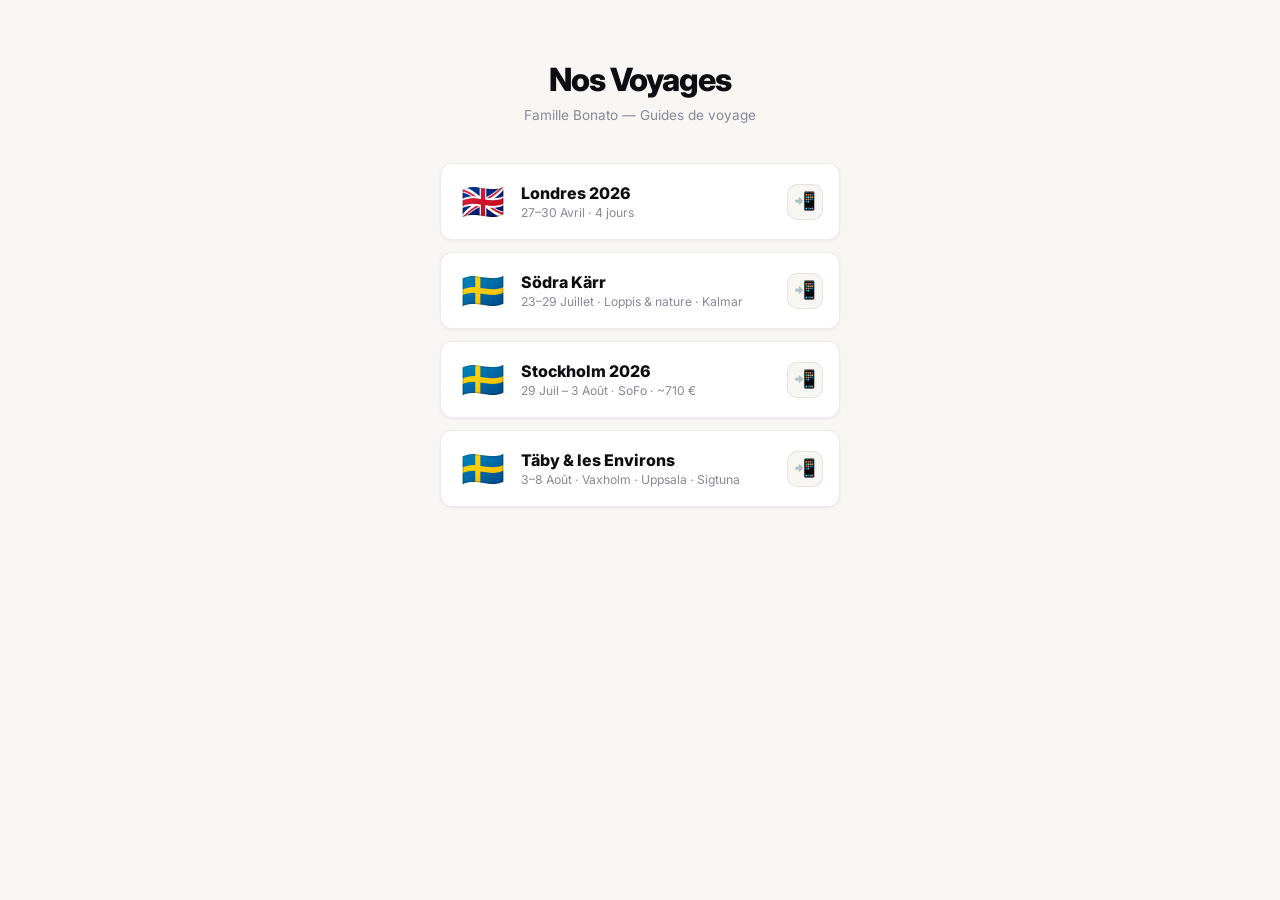
<file: index.html>
<!DOCTYPE html>
<html lang="fr">
<head>
<meta charset="UTF-8">
<meta name="viewport" content="width=device-width, initial-scale=1.0, maximum-scale=1.0">
<meta name="robots" content="noindex, nofollow">
<title>Voyages — Famille Bonato</title>
<meta name="apple-mobile-web-app-capable" content="yes">
<meta name="apple-mobile-web-app-status-bar-style" content="black-translucent">
<link rel="stylesheet" href="framework/style.css"/>
<style>
  .trip-card { position: relative; }
  .trip-card-content { display: flex; align-items: center; gap: 16px; flex: 1; min-width: 0; }
  .a2hs-btn {
    flex: 0 0 auto; width: 36px; height: 36px;
    display: flex; align-items: center; justify-content: center;
    background: var(--paper); border: 1.5px solid var(--border);
    border-radius: 10px; font-size: 1.1rem; cursor: pointer;
    transition: background 0.15s, transform 0.1s;
    -webkit-tap-highlight-color: transparent;
    text-decoration: none;
  }
  .a2hs-btn:active { transform: scale(0.9); background: var(--border); }

  /* Modal overlay */
  .a2hs-modal {
    display: none; position: fixed; inset: 0; z-index: 9999;
    background: rgba(0,0,0,0.55); backdrop-filter: blur(4px);
    align-items: flex-end; justify-content: center;
  }
  .a2hs-modal.open { display: flex; }
  .a2hs-sheet {
    background: var(--white); border-radius: 20px 20px 0 0;
    padding: 28px 24px 40px; width: 100%; max-width: 420px;
    animation: slideUp 0.3s ease-out;
  }
  @keyframes slideUp { from { transform: translateY(100%); } to { transform: translateY(0); } }
  .a2hs-sheet h3 { font-size: 1.1rem; font-weight: 800; margin-bottom: 20px; text-align: center; }
  .a2hs-step {
    display: flex; align-items: flex-start; gap: 14px;
    padding: 12px 0; border-bottom: 1px solid var(--border);
  }
  .a2hs-step:last-child { border-bottom: none; }
  .a2hs-num {
    flex: 0 0 28px; height: 28px; border-radius: 50%;
    background: var(--ink); color: white;
    display: flex; align-items: center; justify-content: center;
    font-size: 0.75rem; font-weight: 800;
  }
  .a2hs-step p { font-size: 0.85rem; color: var(--ink-2); line-height: 1.5; padding-top: 3px; }
  .a2hs-step .ios-icon {
    display: inline-block; width: 22px; height: 22px; vertical-align: middle;
    background: var(--paper); border: 1px solid var(--border); border-radius: 5px;
    text-align: center; line-height: 22px; font-size: 14px;
  }
  .a2hs-close {
    display: block; width: 100%; margin-top: 16px; padding: 14px;
    background: var(--ink); color: white; border: none; border-radius: 12px;
    font-size: 0.9rem; font-weight: 700; cursor: pointer;
  }
  .a2hs-close:active { opacity: 0.8; }
</style>
</head>
<body>
<div class="landing">
  <h1>Nos Voyages</h1>
  <p class="landing-sub">Famille Bonato — Guides de voyage</p>
  <div class="trip-grid">
    <div class="trip-card">
      <a href="trips/londres-2026/index.html" class="trip-card-content">
        <span class="trip-flag">🇬🇧</span>
        <div>
          <h2>Londres 2026</h2>
          <p>27–30 Avril · 4 jours</p>
        </div>
      </a>
      <button class="a2hs-btn" onclick="event.stopPropagation();showA2HS('Londres 2026','trips/londres-2026/index.html')">📲</button>
    </div>
    <div class="trip-card">
      <a href="trips/sodra-karr-2026/index.html" class="trip-card-content">
        <span class="trip-flag">🇸🇪</span>
        <div>
          <h2>Södra Kärr</h2>
          <p>23–29 Juillet · Loppis & nature · Kalmar</p>
        </div>
      </a>
      <button class="a2hs-btn" onclick="event.stopPropagation();showA2HS('Södra Kärr','trips/sodra-karr-2026/index.html')">📲</button>
    </div>
    <div class="trip-card">
      <a href="trips/stockholm-2026-budget/index.html" class="trip-card-content">
        <span class="trip-flag">🇸🇪</span>
        <div>
          <h2>Stockholm 2026</h2>
          <p>29 Juil – 3 Août · SoFo · ~710 €</p>
        </div>
      </a>
      <button class="a2hs-btn" onclick="event.stopPropagation();showA2HS('Stockholm 2026','trips/stockholm-2026-budget/index.html')">📲</button>
    </div>
    <div class="trip-card">
      <a href="trips/taby-2026/index.html" class="trip-card-content">
        <span class="trip-flag">🇸🇪</span>
        <div>
          <h2>Täby & les Environs</h2>
          <p>3–8 Août · Vaxholm · Uppsala · Sigtuna</p>
        </div>
      </a>
      <button class="a2hs-btn" onclick="event.stopPropagation();showA2HS('Täby','trips/taby-2026/index.html')">📲</button>
    </div>
  </div>
</div>

<!-- Add to Home Screen modal -->
<div class="a2hs-modal" id="a2hs-modal" onclick="closeA2HS()">
  <div class="a2hs-sheet" onclick="event.stopPropagation()">
    <h3 id="a2hs-title">Ajouter à l'écran d'accueil</h3>
    <div class="a2hs-step">
      <div class="a2hs-num">1</div>
      <p>Ouvrir d'abord le guide :<br><a id="a2hs-link" href="#" style="color:var(--amber);font-weight:700">Ouvrir le guide</a></p>
    </div>
    <div class="a2hs-step">
      <div class="a2hs-num">2</div>
      <p>Appuyer sur <span class="ios-icon">&#xFEFF;<svg width="14" height="14" viewBox="0 0 24 24" fill="none" stroke="currentColor" stroke-width="2.5" stroke-linecap="round" stroke-linejoin="round"><path d="M4 12v8a2 2 0 002 2h12a2 2 0 002-2v-8"/><polyline points="16 6 12 2 8 6"/><line x1="12" y1="2" x2="12" y2="15"/></svg></span> (partager) en bas de Safari</p>
    </div>
    <div class="a2hs-step">
      <div class="a2hs-num">3</div>
      <p>Faire défiler et appuyer sur<br><b>« Sur l'écran d'accueil »</b></p>
    </div>
    <button class="a2hs-close" onclick="closeA2HS()">Compris !</button>
  </div>
</div>

<script>
function showA2HS(name, url) {
  document.getElementById('a2hs-title').textContent = name;
  document.getElementById('a2hs-link').href = url;
  document.getElementById('a2hs-link').textContent = 'Ouvrir ' + name;
  document.getElementById('a2hs-modal').classList.add('open');
}
function closeA2HS() {
  document.getElementById('a2hs-modal').classList.remove('open');
}
</script>
</body>
</html>
</file>
<file: framework/style.css>
/* ============================================================
   DESIGN SYSTEM — Travel Guide Framework (Brut Edition)
   ============================================================ */
@import url('https://fonts.googleapis.com/css2?family=Inter:wght@400;600;700;800;900&display=swap');

:root {
  --ink:       #0D0D12;
  --ink-2:     #3A3A4A;
  --ink-3:     #888898;
  --paper:     #F7F6F2;
  --white:     #FFFFFF;
  --border:    rgba(0,0,0,0.08);

  /* Accents per day */
  --amber:     #F59E0B;
  --amber-bg:  #FFFBEB;
  --coral:     #F97316;
  --coral-bg:  #FFF7ED;
  --violet:    #7C3AED;
  --violet-bg: #F5F3FF;
  --teal:      #0D9488;
  --teal-bg:   #F0FDFA;
  --emerald:   #059669;
  --emerald-bg:#ECFDF5;
  --red:       #EF4444;
  --red-bg:    #FEF2F2;
}

*, *::before, *::after { box-sizing: border-box; margin: 0; padding: 0; }

body {
  font-family: 'Inter', -apple-system, BlinkMacSystemFont, 'Segoe UI', sans-serif;
  background: var(--paper);
  color: var(--ink);
  -webkit-font-smoothing: antialiased;
  overscroll-behavior: none;
}

/* ============================================================
   HERO — Brut
   ============================================================ */
.hero {
  background: var(--ink);
  color: white;
  padding: 24px 20px 20px;
  display: flex; flex-direction: column; gap: 14px;
}
.hero-top {
  display: flex; align-items: flex-end; justify-content: space-between;
}
.hero h1 {
  font-size: 3.5rem; font-weight: 900; letter-spacing: -3.5px; line-height: 0.92;
  color: #fff; text-transform: uppercase;
}
.hero-meta {
  display: flex; flex-direction: column; align-items: flex-end; gap: 3px;
  padding-bottom: 4px;
}
.hero-meta span {
  font-size: 0.625rem; font-weight: 700; color: rgba(255,255,255,0.35);
  letter-spacing: 0.3px;
}
.hero-sub { font-size: 0.875rem; font-weight: 600; color: #fff; letter-spacing: 0.5px; }
/* Legacy — hidden in brut */
.hero-flag { display: none; }
.hero-chips { display: none; }
.chip { display: none; }
.hero::before, .hero::after { display: none; }

/* ============================================================
   STICKY NAV TABS — Brut
   ============================================================ */
/* #app reserves space for the fixed tab bar so the hero isn't hidden under it.
   --tabs-h is measured at runtime (engine.js) and matches the bar height exactly. */
#app { padding-top: var(--tabs-h, 45px); }

.tabs-wrap {
  background: var(--ink);
  border-bottom: 1px solid rgba(255,255,255,0.07);
  /* fixed (not sticky): position: sticky silently falls back to static in
     iOS standalone PWAs with this swipe/View-Transitions setup, letting the bar
     scroll away. fixed pins it to the viewport reliably everywhere. */
  position: fixed; top: 0; left: 0; right: 0; z-index: 200;
  overflow-x: auto; white-space: nowrap;
  scrollbar-width: none;
  padding: 10px 20px;
}
.tabs-wrap::-webkit-scrollbar { display: none; }
.tabs { display: flex; gap: 0; }
.tab {
  flex: 0 0 auto;
  padding: 6px 10px;
  color: rgba(255,255,255,0.3);
  font-size: 0.625rem; font-weight: 800;
  cursor: pointer;
  border-radius: 4px;
  border: none;
  transition: color 0.15s, background 0.15s;
  user-select: none; letter-spacing: 1px;
  text-transform: uppercase;
  -webkit-tap-highlight-color: transparent;
}
.tab.active {
  color: var(--ink);
  background: var(--amber);
}

/* ============================================================
   PAGE SYSTEM — SLIDER
   ============================================================ */
/* scroll-margin-top lets scrollIntoView land content just below the fixed bar. */
.pages-outer { overflow: hidden; scroll-margin-top: var(--tabs-h, 45px); }
.pages-wrap { display: flex; will-change: transform; }
.page { flex: 0 0 100vw; min-width: 0; padding-bottom: 48px; }
.hero { transition: opacity 0.2s; }
.hero.map-mode { opacity: 0; pointer-events: none; height: 0; overflow: hidden; padding: 0; margin: 0; }

/* Fullmap mode — lock body scroll, map fills viewport */
body.fullmap-mode { overflow: hidden; position: fixed; width: 100%; height: 100%; }
body.fullmap-mode .pages-outer { overflow: visible; }
body.fullmap-mode .page { overflow: hidden; }

/* ============================================================
   VIEW TRANSITIONS
   ============================================================ */
::view-transition-old(root) {
  animation: 0.2s ease-out both vt-fade-out;
}
::view-transition-new(root) {
  animation: 0.2s ease-out both vt-fade-in;
}
@keyframes vt-fade-out {
  to { opacity: 0; transform: translateX(-20px); }
}
@keyframes vt-fade-in {
  from { opacity: 0; transform: translateX(20px); }
}
:root.nav-back ::view-transition-old(root) {
  animation-name: vt-fade-out-back;
}
:root.nav-back ::view-transition-new(root) {
  animation-name: vt-fade-in-back;
}
@keyframes vt-fade-out-back {
  to { opacity: 0; transform: translateX(20px); }
}
@keyframes vt-fade-in-back {
  from { opacity: 0; transform: translateX(-20px); }
}

/* ============================================================
   DAY BANNER — Brut
   ============================================================ */
.day-banner {
  padding: 16px 20px 14px;
  background: var(--white);
  border-bottom: 1px solid var(--border);
}
.day-badge {
  display: inline-block;
  font-size: 0.5625rem; font-weight: 800; text-transform: uppercase; letter-spacing: 1.5px;
  color: var(--ink-3); margin-bottom: 8px;
}
.day-banner h2 { font-size: 1.25rem; font-weight: 800; letter-spacing: -0.8px; line-height: 1.15; }
.day-banner p { font-size: 0.75rem; color: var(--ink-3); margin-top: 4px; }

/* Day accent colors — just text color now */
.accent-amber .day-badge  { color: var(--amber); }
.accent-coral .day-badge  { color: var(--coral); }
.accent-violet .day-badge { color: var(--violet); }
.accent-teal   .day-badge { color: var(--teal); }
.accent-emerald .day-badge { color: var(--emerald); }

/* ============================================================
   MAP
   ============================================================ */
.map-wrap { height: 200px; width: 100%; border-bottom: 1px solid var(--border); }
#map-full { height: calc(100dvh - var(--tabs-h, 45px)); width: 100%; }
.has-bottom-bar #map-full { height: calc(100dvh - var(--tabs-h, 45px) - var(--bb-h, 56px)); }
.maplibregl-canvas { outline: none; }

/* ============================================================
   SECTION LABEL
   ============================================================ */
.sec-label {
  font-size: 0.625rem; font-weight: 800; text-transform: uppercase; letter-spacing: 1.2px;
  color: var(--ink-3); padding: 14px 20px 8px;
}

/* ============================================================
   TIMELINE — Brut (cards)
   ============================================================ */
.timeline {
  display: flex; flex-direction: column; gap: 10px;
  padding: 16px;
}
.tslot {
  display: flex; flex-direction: column; gap: 5px;
  background: var(--white); border-radius: 12px;
  padding: 14px 16px;
  border: 1px solid var(--border);
  border-left: 3px solid var(--ink);
}
.accent-amber  .tslot { border-left-color: var(--amber); }
.accent-coral  .tslot { border-left-color: var(--coral); }
.accent-violet .tslot { border-left-color: var(--violet); }
.accent-teal   .tslot { border-left-color: var(--teal); }
.accent-emerald .tslot { border-left-color: var(--emerald); }

.t-time {
  font-size: 0.625rem; font-weight: 800; color: var(--ink-3);
  text-transform: uppercase; letter-spacing: 1px;
  line-height: 1.3;
}
.t-line { display: none; }
.t-body { padding-top: 0; }
.t-title {
  font-size: 0.9375rem; font-weight: 800; color: var(--ink);
  line-height: 1.2; margin-bottom: 4px; letter-spacing: -0.3px;
}
.t-items { list-style: none; }
.t-items li {
  font-size: 0.75rem; color: var(--ink-2); line-height: 1.6;
  padding: 1px 0 1px 0; position: relative;
}
.t-items li::before { display: none; }
.t-items li.sub {
  padding-left: 0; color: var(--ink-3); font-size: 0.6875rem;
}
.t-items li.sub::before { display: none; }
.t-items li.warn { color: var(--red); font-weight: 600; font-size: 0.6875rem; }
.t-items li.warn::before { display: none; }
.t-items li.tip { color: var(--emerald); font-weight: 600; font-size: 0.6875rem; }
.t-items li.tip::before { display: none; }
.t-items li.move {
  color: var(--ink-2); font-size: 0.7rem;
  background: rgba(13,148,136,0.06);
  border-left: 2px solid var(--teal);
  padding: 4px 8px; margin: 4px 0;
  border-radius: 0 4px 4px 0;
}
.t-items li.move::before { display: none; }
strong, b { color: var(--ink); font-weight: 700; }

/* ============================================================
   CARDS
   ============================================================ */
.cards { padding: 0 16px; display: flex; flex-direction: column; gap: 8px; }
.card {
  background: var(--white);
  border-radius: 12px;
  padding: 11px 14px;
  box-shadow: 0 1px 3px rgba(0,0,0,0.06), 0 1px 2px rgba(0,0,0,0.04);
  border: 1px solid var(--border);
  position: relative; overflow: hidden;
}
.card::before {
  content: '';
  position: absolute; left: 0; top: 0; bottom: 0; width: 3px;
  background: var(--amber);
}
.card.coral::before  { background: var(--coral); }
.card.violet::before { background: var(--violet); }
.card.teal::before   { background: var(--teal); }
.card.emerald::before { background: var(--emerald); }
.card.neutral::before { background: var(--border); }

.card-top { display: flex; gap: 10px; align-items: flex-start; }
.card-emoji { font-size: 1.3rem; line-height: 1; flex: 0 0 auto; margin-top: 1px; }
.card-info { flex: 1; min-width: 0; }
.card-name { font-size: 0.875rem; font-weight: 700; color: var(--ink); line-height: 1.2; }
.card-name-link { color: inherit; text-decoration: none; border-bottom: 1.5px solid rgba(0,0,0,0.18); }
.card-name-link:active { opacity: 0.6; }
.place-ref {
  display: inline-flex; align-items: center;
  background: var(--paper); border: 1px solid var(--border);
  color: var(--ink-3); border-radius: 4px;
  padding: 1px 5px; font-size: 0.6rem; font-weight: 800;
  text-decoration: none; margin-left: 5px; vertical-align: middle;
  cursor: pointer; white-space: nowrap;
}
.place-ref:active { background: var(--border); }
.card-addr { font-size: 0.72rem; color: var(--ink-3); margin-top: 1px; white-space: nowrap; overflow: hidden; text-overflow: ellipsis; }
.card-price {
  font-size: 0.75rem; font-weight: 800; color: var(--amber);
  background: var(--amber-bg); border-radius: 6px; padding: 2px 7px;
  flex: 0 0 auto; align-self: center;
}
.card-body { font-size: 0.79rem; color: var(--ink-2); margin-top: 8px; line-height: 1.55; }
.card-verdict {
  margin-top: 6px; font-size: 0.76rem; color: var(--emerald); font-weight: 600;
  display: flex; align-items: flex-start; gap: 5px;
}
.card-verdict::before { content: '✦'; font-size: 0.6rem; margin-top: 3px; flex: 0 0 auto; }
.card-cta {
  display: inline-flex; align-items: center; gap: 4px; margin-top: 8px;
  color: var(--ink); background: var(--paper); border: 1px solid var(--border);
  border-radius: 8px; padding: 5px 10px; font-size: 0.72rem; font-weight: 700;
  text-decoration: none; transition: background 0.15s;
}
.card-cta:active { background: var(--border); }
.cta-group { display: flex; gap: 6px; flex-wrap: wrap; margin-top: 8px; }
.cta-group .card-cta { margin-top: 0; font-size: 0.68rem; padding: 4px 9px; }

/* ── MAP TOGGLE BUTTONS ── */
.map-toggles {
  position: absolute; bottom: 20px; left: 50%; transform: translateX(-50%);
  z-index: 1000; display: flex; flex-direction: column; gap: 7px; align-items: center;
  background: rgba(13,13,18,0.9); backdrop-filter: blur(12px);
  border-radius: 20px; padding: 10px 14px;
  border: 1px solid rgba(255,255,255,0.1);
}
.tog-row { display: flex; gap: 6px; align-items: center; }
.tog-row-wrap { flex-wrap: wrap; justify-content: center; }
.tog-sep { width: 100%; height: 1px; background: rgba(255,255,255,0.1); }
.tog {
  display: flex; align-items: center; gap: 4px;
  background: none; border: 1px solid rgba(255,255,255,0.2);
  border-radius: 14px; padding: 5px 11px;
  color: rgba(255,255,255,0.85); font-size: 0.68rem; font-weight: 700;
  cursor: pointer; transition: opacity 0.15s, background 0.15s, transform 0.1s;
  -webkit-tap-highlight-color: transparent; white-space: nowrap;
}
.tog .dot { width: 8px; height: 8px; border-radius: 50%; display: inline-block; }
.tog.off { opacity: 0.28; }
.tog:active { transform: scale(0.92); }

/* ── MAP POPUP ── */
.mp { font-family: 'Inter', -apple-system, BlinkMacSystemFont, sans-serif; min-width: 160px; }
.mp-name { font-weight: 800; font-size: 13px; color: #0D0D12; margin-bottom: 8px; line-height: 1.3; }
.mp-links { display: flex; gap: 5px; }
.mp-btn {
  flex: 1; text-align: center; padding: 5px 4px;
  background: #F7F6F2; border: 1px solid rgba(0,0,0,0.1);
  border-radius: 8px; font-size: 11px; font-weight: 700;
  color: #0D0D12; text-decoration: none; display: block;
}
.mp-btn:active { background: #e8e7e3; }

/* Mapbox popup overrides */
.maplibregl-popup-content { border-radius: 12px; padding: 14px; box-shadow: 0 4px 16px rgba(0,0,0,0.15); }
.maplibregl-popup-close-button { font-size: 18px; padding: 4px 8px; color: var(--ink-3); }

/* ============================================================
   INFO BOXES
   ============================================================ */
.infobox {
  margin: 0 16px; padding: 14px 16px;
  border-radius: 12px;
  border: 1px solid var(--border);
}
.infobox.amber  { background: var(--amber-bg);   border-color: rgba(245,158,11,0.25); }
.infobox.coral  { background: var(--coral-bg);   border-color: rgba(249,115,22,0.25); }
.infobox.red    { background: var(--red-bg);     border-color: rgba(239,68,68,0.25); }
.infobox.green  { background: var(--emerald-bg); border-color: rgba(5,150,105,0.25); }
.infobox.violet { background: var(--violet-bg);  border-color: rgba(124,58,237,0.2); }
.infobox.teal   { background: var(--teal-bg);    border-color: rgba(13,148,136,0.25); }

.infobox-title {
  font-size: 0.78rem; font-weight: 800; margin-bottom: 8px;
  display: flex; align-items: center; gap: 6px;
}
.infobox.amber  .infobox-title { color: #B45309; }
.infobox.coral  .infobox-title { color: var(--coral); }
.infobox.red    .infobox-title { color: var(--red); }
.infobox.green  .infobox-title { color: var(--emerald); }
.infobox.violet .infobox-title { color: var(--violet); }
.infobox.teal   .infobox-title { color: var(--teal); }

.infobox ul { list-style: none; }
.infobox ul li {
  font-size: 0.79rem; line-height: 1.55; color: var(--ink-2);
  padding: 2px 0 2px 16px; position: relative;
}
.infobox ul li::before {
  content: '·'; position: absolute; left: 4px; color: var(--ink-3);
  font-size: 1.2rem; line-height: 1;
}

/* ============================================================
   ZONE FILTER TABS
   ============================================================ */
.filter-wrap {
  padding: 12px 16px 4px;
  overflow-x: auto; white-space: nowrap;
  scrollbar-width: none; display: flex; gap: 8px;
}
.filter-wrap::-webkit-scrollbar { display: none; }
.filter-btn {
  flex: 0 0 auto; padding: 6px 14px;
  border-radius: 20px; font-size: 0.74rem; font-weight: 700;
  cursor: pointer; border: 1.5px solid var(--border);
  background: var(--white); color: var(--ink-3); transition: all 0.15s;
  user-select: none;
}
.filter-btn.active {
  background: var(--ink); color: white; border-color: var(--ink);
}
.zone-pane { display: none; }
.zone-pane.active { display: block; }

/* ============================================================
   COLLAPSIBLE (<details>)
   ============================================================ */
.collapsible {
  margin: 8px 16px;
  background: var(--white);
  border: 1px solid var(--border);
  border-radius: 12px;
  overflow: hidden;
}
.collapsible > summary {
  list-style: none;
  padding: 14px 16px;
  cursor: pointer;
  display: flex; flex-direction: column; gap: 3px;
  position: relative;
  -webkit-tap-highlight-color: transparent;
}
.collapsible > summary::-webkit-details-marker { display: none; }
.collapsible > summary::after {
  content: '+';
  position: absolute; right: 16px; top: 50%; transform: translateY(-50%);
  font-size: 1.2rem; font-weight: 700; color: var(--ink-3);
  transition: transform 0.2s;
  line-height: 1;
}
.collapsible[open] > summary::after {
  content: '−';
}
.collapsible > summary:active { background: var(--paper); }
.coll-title {
  font-size: 0.85rem; font-weight: 800; color: var(--ink);
  padding-right: 28px;
}
.coll-sub {
  font-size: 0.72rem; color: var(--ink-3); line-height: 1.4;
  padding-right: 28px;
}
.coll-content {
  padding: 4px 16px 16px;
  border-top: 1px solid var(--border);
  margin-top: 2px;
}
.coll-content > :first-child { margin-top: 12px; }

/* Ticket block inside collapsible */
.ticket {
  background: var(--paper);
  border-radius: 10px;
  padding: 12px 14px;
  margin-top: 10px;
  border: 1px solid var(--border);
}
.ticket-head {
  display: flex; justify-content: space-between; align-items: center;
  margin-bottom: 8px;
}
.ticket-name {
  font-size: 0.85rem; font-weight: 800; color: var(--ink);
}
.ticket-direction {
  font-size: 0.6rem; font-weight: 800; text-transform: uppercase;
  letter-spacing: 0.8px; color: var(--ink-3);
  background: var(--white); padding: 3px 8px; border-radius: 4px;
  border: 1px solid var(--border);
}
.ticket-route {
  font-size: 0.72rem; color: var(--ink-2); line-height: 1.5;
}
.ticket-route b { color: var(--ink); }
.ticket-seat {
  display: flex; gap: 10px; margin-top: 8px;
  font-size: 0.7rem; color: var(--ink-2);
}
.ticket-seat b { color: var(--ink); }
.ticket-wallet {
  display: flex; gap: 6px; margin-top: 10px; flex-wrap: wrap;
}
.ticket-wallet a {
  flex: 1; text-align: center;
  padding: 7px 10px; border-radius: 8px;
  background: var(--ink); color: var(--white);
  font-size: 0.7rem; font-weight: 700;
  text-decoration: none;
  min-width: 120px;
}
.ticket-wallet a.secondary {
  background: var(--white); color: var(--ink);
  border: 1px solid var(--border);
}
.ticket-wallet a:active { opacity: 0.7; }

/* ============================================================
   BUDGET TABLE
   ============================================================ */
.btable { width: 100%; border-collapse: collapse; font-size: 0.79rem; }
.btable th {
  background: var(--ink); color: white;
  padding: 8px 12px; text-align: left; font-size: 0.7rem;
  font-weight: 700; text-transform: uppercase; letter-spacing: 0.5px;
}
.btable th:first-child { border-radius: 10px 0 0 0; }
.btable th:last-child  { border-radius: 0 10px 0 0; }
.btable td { padding: 8px 12px; border-bottom: 1px solid var(--border); color: var(--ink-2); }
.btable tr:nth-child(even) td { background: rgba(0,0,0,0.02); }
.btable .num { font-weight: 700; color: var(--ink); }
.btable tfoot td {
  background: var(--amber-bg) !important;
  font-weight: 800; color: var(--ink); font-size: 0.85rem;
  border-radius: 0 0 10px 10px;
}

/* ============================================================
   RAIN CARDS
   ============================================================ */
.rain-grid { padding: 0 16px; display: flex; flex-direction: column; gap: 10px; }
.rain-card {
  background: var(--white); border-radius: 12px; padding: 14px 16px;
  border: 1px solid var(--border); display: flex; flex-direction: column; gap: 4px;
}
.rain-if { font-size: 0.68rem; font-weight: 800; text-transform: uppercase; letter-spacing: 0.8px; color: var(--ink-3); }
.rain-then { font-size: 0.82rem; color: var(--ink); line-height: 1.5; }

/* ============================================================
   SWIPE HINT
   ============================================================ */
.swipe-hint {
  display: flex; align-items: center; justify-content: center;
  gap: 6px; padding: 10px 20px;
  font-size: 0.68rem; color: var(--ink-3); font-weight: 600;
  letter-spacing: 0.3px;
}

/* ============================================================
   UTILITY
   ============================================================ */
.spacer { height: 1px; background: var(--border); margin: 16px 0; }
.divider { height: 8px; background: var(--paper); border-top: 1px solid var(--border); border-bottom: 1px solid var(--border); margin: 20px 0 0; }

/* ============================================================
   APPS GRID
   ============================================================ */
.apps-grid { display: grid; grid-template-columns: 1fr 1fr; gap: 10px; padding: 0 16px; }
.app-card {
  background: var(--white); border-radius: 12px; padding: 14px;
  border: 1px solid var(--border); display: flex; flex-direction: column; gap: 6px;
}
.app-icon { font-size: 1.6rem; line-height: 1; }
.app-name { font-size: 0.82rem; font-weight: 800; color: var(--ink); }
.app-desc { font-size: 0.73rem; color: var(--ink-3); line-height: 1.45; }
.app-tag {
  display: inline-block; border-radius: 5px; padding: 2px 7px;
  font-size: 0.65rem; font-weight: 700;
}
.app-tag.must { background: var(--amber-bg); color: #B45309; }
.app-tag.nice { background: var(--teal-bg); color: var(--teal); }

/* Wife picks */
.wife-tag {
  display: inline-flex; align-items: center; gap: 4px;
  background: #FFF0F6; border: 1px solid rgba(236,72,153,0.3);
  color: #BE185D; border-radius: 5px; padding: 2px 8px;
  font-size: 0.64rem; font-weight: 700; letter-spacing: 0.2px;
}
.card-warn-note {
  margin-top: 5px; font-size: 0.76rem; color: var(--red); font-weight: 600;
  display: flex; align-items: flex-start; gap: 4px;
}
.card-warn-note::before { content: '⚠'; font-size: 0.7rem; margin-top: 2px; }
.card.pink::before { background: #EC4899; }

/* ============================================================
   BOTTOM BAR — Terrain shortcuts
   ============================================================ */
.bottom-bar {
  position: fixed; bottom: calc(12px + env(safe-area-inset-bottom)); left: 50%; transform: translateX(-50%);
  z-index: 300;
  display: flex; gap: 6px;
  padding: 8px 12px;
  background: rgba(13,13,18,0.85); backdrop-filter: blur(16px);
  border-radius: 28px;
  border: 1px solid rgba(255,255,255,0.12);
  box-shadow: 0 4px 20px rgba(0,0,0,0.3);
}
.bb-btn {
  display: flex; align-items: center; gap: 5px;
  padding: 9px 18px; border-radius: 30px;
  background: rgba(255,255,255,0.08); border: 1px solid rgba(255,255,255,0.12);
  color: rgba(255,255,255,0.7); font-size: 0.72rem; font-weight: 700;
  letter-spacing: 0.3px; cursor: pointer;
  transition: background 0.15s, color 0.15s, transform 0.1s;
  -webkit-tap-highlight-color: transparent;
  font-family: inherit;
}
.bb-btn.active {
  background: var(--amber); color: var(--ink);
  border-color: var(--amber);
}
.bb-btn:active { transform: scale(0.94); }
/* Add bottom padding to pages so content isn't hidden behind the bar */
.has-bottom-bar .page { padding-bottom: 80px; }
/* In fullmap mode, bar stays visible */
/* Hide on desktop */
@media (min-width: 768px) {
  .bottom-bar { display: none; }
}

/* ============================================================
   LANDING PAGE
   ============================================================ */
.landing { min-height: 100dvh; display: flex; flex-direction: column; align-items: center; padding: 60px 20px; }
.landing h1 { font-size: 2rem; font-weight: 800; letter-spacing: -1px; margin-bottom: 8px; }
.landing-sub { font-size: 0.85rem; color: var(--ink-3); margin-bottom: 40px; }
.trip-grid { display: flex; flex-direction: column; gap: 12px; width: 100%; max-width: 400px; }
.trip-card {
  display: flex; align-items: center; gap: 12px;
  background: var(--white); border-radius: 12px; padding: 16px 16px 16px 20px;
  border: 1px solid var(--border);
  box-shadow: 0 1px 3px rgba(0,0,0,0.06);
  color: var(--ink);
}
.trip-card-content {
  display: flex; align-items: center; gap: 16px;
  flex: 1; min-width: 0; text-decoration: none; color: inherit;
}
.trip-card-content:active { opacity: 0.7; }
.trip-flag { font-size: 2.2rem; }
.trip-card h2 { font-size: 1rem; font-weight: 800; }
.trip-card p { font-size: 0.76rem; color: var(--ink-3); margin-top: 2px; }
</file>
